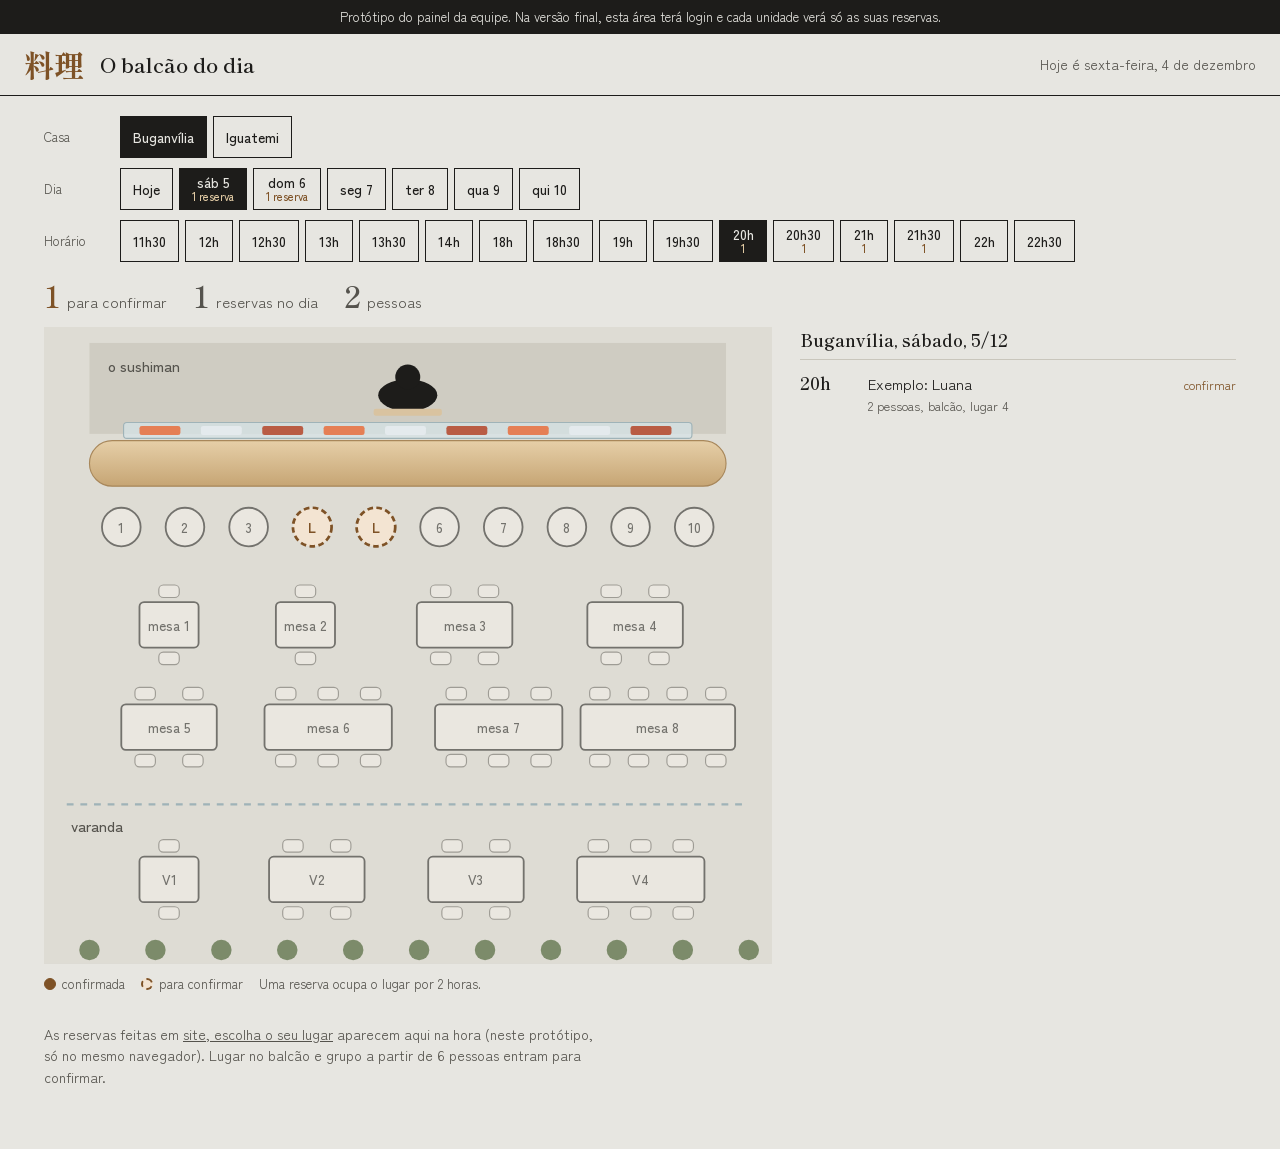
<file: painel/index.html>
<!doctype html>
<html lang="pt-BR">
<head>
<meta charset="utf-8">
<meta name="viewport" content="width=device-width,initial-scale=1">
<meta name="robots" content="noindex,nofollow">
<title>Painel da equipe · Ryori</title>
<link rel="preconnect" href="https://fonts.googleapis.com">
<link rel="preconnect" href="https://fonts.gstatic.com" crossorigin>
<link href="https://fonts.googleapis.com/css2?family=Shippori+Mincho:wght@500;600;700&family=Zen+Kaku+Gothic+New:wght@400;500&display=swap" rel="stylesheet">
<style>
/* Painel do Ryori: o balcão do dia. A equipe escolhe casa, dia e horário e vê na planta quem senta onde.
   Ao lado, a lista do dia por horário. Tocar num lugar ocupado abre a ficha. */
:root{--pedra:#E7E6E1;--pedra-2:#DAD8D0;--sumi:#1D1C1A;--sumi-2:#55534D;--sumi-3:#6B6862;--cobre:#7E5226;--hinoki:#E2CBA4;--hinoki-2:#C9AA7C;--regra:#C9C6BC;--verde:#2F5B3A;
 --chao:#DEDCD4;--cozinha:#CFCCC2;--vidro:rgba(214,228,232,.7);--vidro-borda:#9FB3B8;--planta:#7C8B6A;
 --serif:'Shippori Mincho',serif;--sans:'Zen Kaku Gothic New',system-ui,sans-serif}
*{box-sizing:border-box;margin:0;padding:0}
body{background:var(--pedra);color:var(--sumi);font:400 15px/1.55 var(--sans);-webkit-font-smoothing:antialiased}
a{color:inherit}
:focus-visible{outline:3px solid var(--cobre);outline-offset:2px}
.demo{background:var(--sumi);color:var(--pedra);font-size:13px;text-align:center;padding:7px 16px}
header{display:flex;align-items:center;gap:16px;padding:14px 24px;border-bottom:1px solid var(--sumi);flex-wrap:wrap}
header .k{font-family:var(--serif);font-weight:700;font-size:30px;color:var(--cobre);line-height:1}
header h1{font-family:var(--serif);font-weight:600;font-size:21px}
header .hoje{margin-left:auto;font-size:14px;color:var(--sumi-2)}
main{max-width:1240px;margin:0 auto;padding:20px 24px 60px}
.ctrl{display:grid;gap:10px;margin-bottom:18px}
.ctrl div{display:flex;gap:6px;flex-wrap:wrap;align-items:center}
.ctrl span.r{font-size:13px;color:var(--sumi-2);width:70px}
.ctrl button{background:transparent;border:1px solid var(--sumi);min-height:42px;min-width:48px;padding:0 12px;font:500 14px var(--sans);color:var(--sumi);cursor:pointer;line-height:1.15}
.ctrl button small{display:block;font-size:11px;color:var(--cobre)}
.ctrl button[aria-pressed=true]{background:var(--sumi);color:var(--pedra)}
.ctrl button[aria-pressed=true] small{color:var(--hinoki)}
.grade{display:grid;grid-template-columns:minmax(0,1.25fr) minmax(0,.75fr);gap:28px;align-items:start}
.pl-rolar{overflow-x:auto;background:var(--chao)}
.pl-rolar svg{display:block;width:100%;min-width:560px;height:auto}
.pl-rot{font:500 13px var(--sans);fill:var(--sumi-2)}
.pl-lugar{outline:none}
.pl-assento{fill:#F4F1EA;stroke:var(--sumi);stroke-width:1.6}
.pl-cadeira{fill:#F4F1EA;stroke:var(--sumi-3);stroke-width:1}
.pl-num{font:500 12px var(--sans);fill:var(--sumi);pointer-events:none}
.pl-lugar.livre{opacity:.55}
.pl-lugar.meu,.pl-lugar.aguarda{cursor:pointer}
.pl-lugar.meu .pl-assento,.pl-lugar.meu .pl-cadeira{fill:var(--cobre);stroke:var(--cobre)}
.pl-lugar.meu .pl-num{fill:#fff;font-weight:700}
.pl-lugar.aguarda .pl-assento{fill:#F3E4D2;stroke:var(--cobre);stroke-width:2.4;stroke-dasharray:5 3}
.pl-lugar.aguarda .pl-num{fill:var(--cobre);font-weight:700}
.pl-lugar.sel .pl-assento{stroke:var(--sumi);stroke-width:4;stroke-dasharray:none}
.pl-lugar:focus-visible .pl-assento{stroke:var(--sumi);stroke-width:4}
.legenda{display:flex;gap:16px;flex-wrap:wrap;font-size:13px;color:var(--sumi-2);margin-top:10px}
.legenda i{display:inline-block;width:12px;height:12px;border-radius:50%;vertical-align:-1px;margin-right:6px;border:1.6px solid var(--sumi)}
.legenda i.c{background:var(--cobre);border-color:var(--cobre)}.legenda i.a{background:#F3E4D2;border:2px dashed var(--cobre)}
.numeros{display:flex;gap:26px;flex-wrap:wrap;margin-bottom:14px}
.numeros b{font-family:var(--serif);font-weight:600;font-size:30px;line-height:1;margin-right:6px}
.numeros .alerta b{color:var(--cobre)}
.numeros span{color:var(--sumi-2)}
.ficha{background:#F4F1EA;padding:16px 18px;border-left:4px solid var(--cobre);margin-bottom:16px}
.ficha h3{font-family:var(--serif);font-weight:600;font-size:22px;line-height:1.2}
.ficha p{font-size:14px;color:var(--sumi-2);margin-top:4px}
.ficha .st{font-weight:500;color:var(--cobre)}.ficha .st.confirmada{color:var(--verde)}
.acoes{display:flex;gap:6px;flex-wrap:wrap;margin-top:10px}
.acoes button,.acoes a{font:500 13px var(--sans);min-height:40px;padding:0 12px;border:1px solid var(--sumi);background:none;color:var(--sumi);cursor:pointer;text-decoration:none;display:inline-flex;align-items:center}
.acoes .sim{background:var(--sumi);color:var(--pedra)}
.lista h2{font-family:var(--serif);font-weight:600;font-size:17px;margin-bottom:6px}
.lista button{display:grid;grid-template-columns:58px 1fr auto;gap:10px;width:100%;text-align:left;background:none;border:0;border-top:1px solid var(--regra);padding:10px 0;font:inherit;color:inherit;cursor:pointer;align-items:baseline}
.lista button[aria-pressed=true]{background:#EEE9E0}
.lista b{font-family:var(--serif);font-weight:600;font-size:17px}
.lista small{color:var(--sumi-2);display:block}
.lista em{font-style:normal;font-size:12px;color:var(--cobre)}
.lista em.confirmada{color:var(--verde)}.lista em.cancelada{color:var(--sumi-3);text-decoration:line-through}
.ex{font-size:11px;color:var(--sumi-2);border:1px solid var(--regra);padding:0 5px;margin-left:6px}
.vazio{color:var(--sumi-2);padding:14px 0;border-top:1px solid var(--regra)}
.rodape{margin-top:30px;font-size:14px;color:var(--sumi-2);max-width:70ch}
@media (max-width:900px){.grade{grid-template-columns:minmax(0,1fr)}main{padding:16px 14px 50px}header{padding:12px 14px}.ctrl span.r{width:100%}}
</style>
</head>
<body>
<div class="demo">Protótipo do painel da equipe. Na versão final, esta área terá login e cada unidade verá só as suas reservas.</div>
<header><span class="k" lang="ja" aria-hidden="true">料理</span><h1>O balcão do dia</h1><span class="hoje" id="hoje"></span></header>
<main>
  <div class="ctrl">
    <div><span class="r">Casa</span><span id="c-casa" style="display:flex;gap:6px;flex-wrap:wrap"></span></div>
    <div><span class="r">Dia</span><span id="c-dia" style="display:flex;gap:6px;flex-wrap:wrap"></span></div>
    <div><span class="r">Horário</span><span id="c-hora" style="display:flex;gap:6px;flex-wrap:wrap"></span></div>
  </div>
  <div class="numeros" id="numeros"></div>
  <div class="grade">
    <div>
      <div class="pl-rolar"><svg id="pl" role="group" aria-label="Planta: quem senta onde no horário escolhido"></svg></div>
      <div class="legenda"><span><i class="c"></i>confirmada</span><span><i class="a"></i>para confirmar</span><span>Uma reserva ocupa o lugar por 2 horas.</span></div>
    </div>
    <div>
      <div id="ficha"></div>
      <div class="lista"><h2 id="lista-t"></h2><div id="lista"></div></div>
    </div>
  </div>
  <p class="rodape">As reservas feitas em <a href="../site/#balcao">site, escolha o seu lugar</a> aparecem aqui na hora (neste protótipo, só no mesmo navegador). Lugar no balcão e grupo a partir de 6 pessoas entram para confirmar.</p>
</main>
<script src="../site/marca.js"></script>
<script src="../site/comum.js"></script>
<script src="../site/planta.js"></script>
<script>
lang='pt';
const esc=t=>String(t??'').replace(/[&<>"]/g,c=>({'&':'&amp;','<':'&lt;','>':'&gt;','"':'&quot;'}[c]));
const base=new Date(new Date().toLocaleString('en-US',{timeZone:'America/Fortaleza'}));
const dd=(k,h,m)=>{const x=new Date(base);x.setDate(base.getDate()+k);x.setHours(h,m,0,0);return x;};
const fd=x=>`${DIAS[x.getDay()]}, ${x.getDate()}/${x.getMonth()+1}`;
let exemplos=(MARCA.exemplos||[]).map((e,i)=>{const x=dd(e.k,e.h,e.m);return {...e,codigo:MARCA.prefixo+'-EX'+(i+1),exemplo:1,inicio:x.toISOString(),dia:fd(x),hora:hm(e.h*60+e.m)};});
const todas=()=>[...Reservas.todas(),...exemplos].sort((a,b)=>new Date(a.inicio)-new Date(b.inicio));
const chave=d=>`${d.getFullYear()}-${d.getMonth()}-${d.getDate()}`;
const minutos=r=>{const d=new Date(r.inicio);return d.getHours()*60+d.getMinutes();};
const dias=[...Array(7)].map((_,k)=>dd(k,12,0));
const S={casa:MARCA.unidades[0].id,dia:0,hora:null,sel:null};
const doDia=()=>todas().filter(r=>r.casa===S.casa&&chave(new Date(r.inicio))===chave(dias[S.dia]));
function slots(){const u=unidade(S.casa),out=[];u.hor[dias[S.dia].getDay()].forEach(([a,b])=>{for(let t=a;t<=b-60;t+=30)out.push(t);});return out;}
const naHora=(r,t)=>r.status!=='cancelada'&&t>=minutos(r)&&t<minutos(r)+120;
function inicial(){const l=doDia().filter(r=>r.status!=='cancelada');S.hora=l.length?minutos(l[0]):(slots()[0]??null);}
function muda(c,s){if(c.includes('-EX'))exemplos.find(x=>x.codigo===c).status=s;else Reservas.muda(c,{status:s});pinta();}
function pinta(){
  document.getElementById('hoje').textContent='Hoje é '+new Date().toLocaleDateString('pt-BR',{timeZone:'America/Fortaleza',weekday:'long',day:'numeric',month:'long'});
  document.getElementById('c-casa').innerHTML=MARCA.unidades.map(u=>`<button type="button" data-c="${u.id}" aria-pressed="${S.casa===u.id}">${u.nome}</button>`).join('');
  document.getElementById('c-dia').innerHTML=dias.map((d,k)=>{const n=todas().filter(r=>r.casa===S.casa&&r.status!=='cancelada'&&chave(new Date(r.inicio))===chave(d)).length;
    return `<button type="button" data-d="${k}" aria-pressed="${S.dia===k}">${k===0?'Hoje':DIAS[d.getDay()].slice(0,3)+' '+d.getDate()}${n?`<small>${n} ${n===1?'reserva':'reservas'}</small>`:''}</button>`;}).join('');
  const dia=doDia();
  document.getElementById('c-hora').innerHTML=slots().map(t=>{const n=dia.filter(r=>naHora(r,t)).length;return `<button type="button" data-h="${t}" aria-pressed="${S.hora===t}">${hm(t)}${n?`<small>${n}</small>`:''}</button>`;}).join('')||'<span class="vazio">Casa fechada neste dia.</span>';
  const ativos=dia.filter(r=>r.status!=='cancelada'),ag=ativos.filter(r=>r.status==='aguardando').length;
  document.getElementById('numeros').innerHTML=`<span class="${ag?'alerta':''}"><b>${ag}</b><span>para confirmar</span></span><span><b>${ativos.length}</b><span>reservas no dia</span></span><span><b>${ativos.reduce((s,r)=>s+Number(r.pessoas),0)}</b><span>pessoas</span></span>`;
  // a planta no horário escolhido
  const mapa={};dia.filter(r=>S.hora!==null&&naHora(r,S.hora)&&r.lugar).forEach(r=>{mapa[r.lugar]=r;if(r.lugarPar)mapa[r.lugarPar]=r;});
  Planta.desenha(document.getElementById('pl'),{varanda:S.casa==='buganvilia',
    estado:id=>{const r=mapa[id];if(!r)return {k:'livre'};return {k:r.status==='confirmada'?'meu':'aguarda',tag:id[0]==='b'?esc(r.nome.replace('Exemplo: ','').slice(0,1)):esc(r.nome.replace('Exemplo: ','').split(' ')[0].slice(0,7))};},
    aoTocar:id=>{if(mapa[id]){S.sel=mapa[id].codigo;pinta();}}});
  document.querySelectorAll('#pl .pl-lugar').forEach(g=>{const r=mapa[g.dataset.l];if(r&&r.codigo===S.sel)g.classList.add('sel');});
  // a ficha escolhida
  const r=dia.find(x=>x.codigo===S.sel);
  document.getElementById('ficha').innerHTML=r?`<div class="ficha"><h3>${esc(r.nome)}${r.exemplo?'<span class="ex">exemplo</span>':''}</h3>
    <p>${r.hora}, ${r.pessoas} pessoas, ${r.lugar?Planta.nome(r.lugar):'sem lugar marcado'}${r.lugarPar?' e o vizinho':''}</p>
    ${r.mesa?`<p>Pedido sugerido: ${esc(r.mesa)}</p>`:''}${r.obs?`<p>“${esc(r.obs)}”</p>`:''}
    <p class="st ${r.status}">${{aguardando:'Para confirmar',confirmada:'Confirmada',cancelada:'Cancelada'}[r.status]}${r.status==='aguardando'&&r.motivos?.length?': '+esc(r.motivos.join(', ')):''}</p>
    <div class="acoes">${r.status==='aguardando'?`<button type="button" class="sim" data-r="${r.codigo}" data-s="confirmada">Confirmar</button>`:''}${r.status!=='cancelada'?`<button type="button" data-r="${r.codigo}" data-s="cancelada">Cancelar</button>`:''}<a href="https://wa.me/55${String(r.zap).replace(/\D/g,'').replace(/^55/,'')}" target="_blank" rel="noopener">WhatsApp ${esc(r.zap)}</a></div></div>`:'';
  document.getElementById('lista-t').textContent=`${unidade(S.casa).nome}, ${fd(dias[S.dia])}`;
  document.getElementById('lista').innerHTML=dia.length?dia.map(x=>`<button type="button" data-sel="${x.codigo}" aria-pressed="${x.codigo===S.sel}"><b>${x.hora}</b><span>${esc(x.nome)}<small>${x.pessoas} pessoas, ${x.lugar?Planta.nome(x.lugar):'sem lugar marcado'}</small></span><em class="${x.status}">${{aguardando:'confirmar',confirmada:'ok',cancelada:'cancelada'}[x.status]}</em></button>`).join(''):'<p class="vazio">Nenhuma reserva neste dia.</p>';
}
document.querySelector('.ctrl').addEventListener('click',e=>{const b=e.target.closest('button');if(!b)return;
  if(b.dataset.c){S.casa=b.dataset.c;S.sel=null;inicial();}if(b.dataset.d){S.dia=+b.dataset.d;S.sel=null;inicial();}if(b.dataset.h)S.hora=+b.dataset.h;pinta();});
document.getElementById('lista').addEventListener('click',e=>{const b=e.target.closest('[data-sel]');if(!b)return;const r=doDia().find(x=>x.codigo===b.dataset.sel);S.sel=r.codigo;S.hora=minutos(r);pinta();});
document.getElementById('ficha').addEventListener('click',e=>{const b=e.target.closest('button[data-r]');if(b)muda(b.dataset.r,b.dataset.s);});
addEventListener('storage',pinta);
// abre no primeiro dia com reserva na primeira casa
{const k=dias.findIndex(d=>todas().some(r=>r.casa===S.casa&&chave(new Date(r.inicio))===chave(d)));S.dia=k<0?0:k;inicial();}
pinta();
</script>
</body>
</html>
</file>
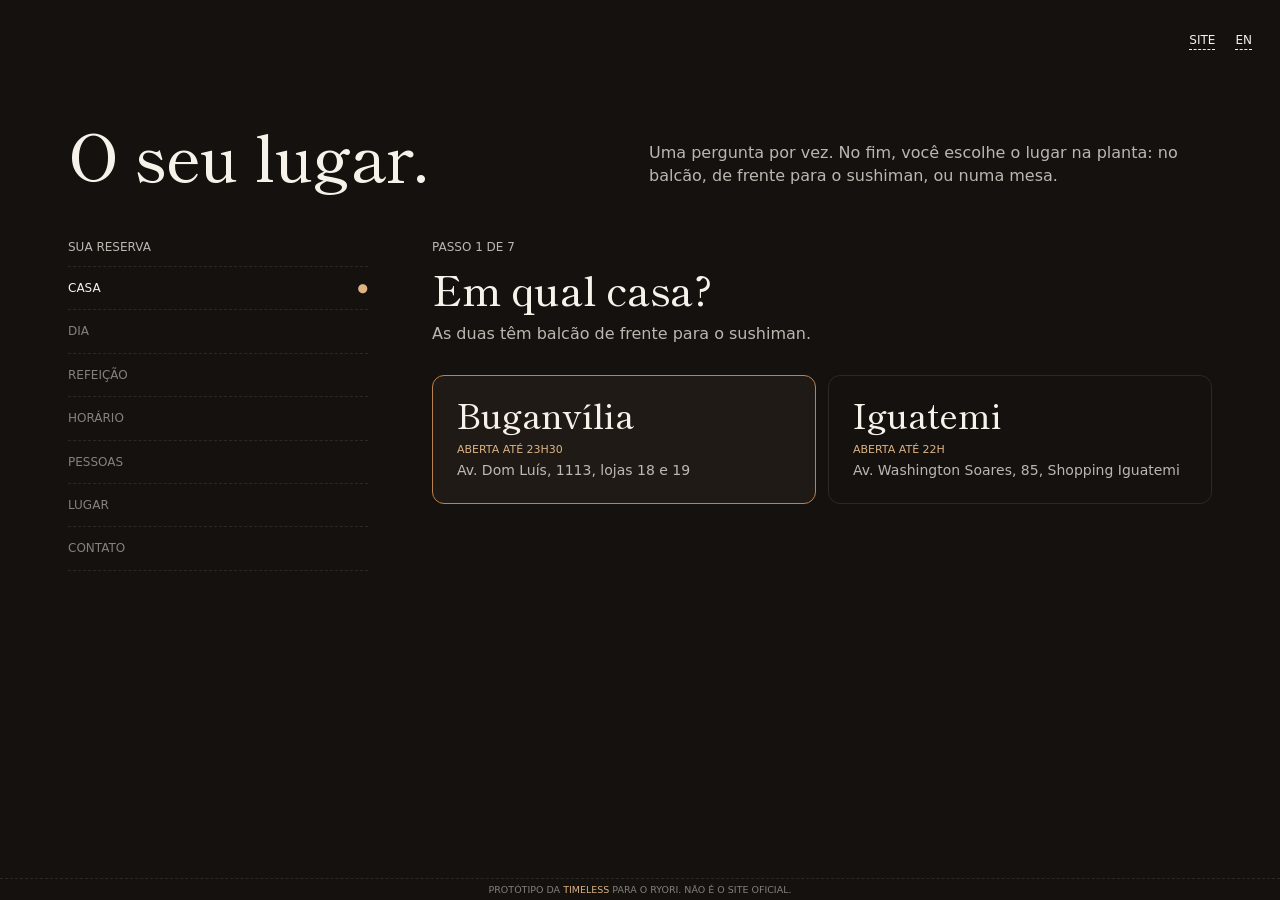
<file: site/reservar/index.html>
<!doctype html>
<html lang="pt-BR">
<head>
<meta charset="utf-8">
<meta name="viewport" content="width=device-width,initial-scale=1,viewport-fit=cover">
<meta name="robots" content="noindex,nofollow">
<meta name="theme-color" content="#14110e">
<title>Reservar · Ryori</title>
<meta name="description" content="Reserve o seu lugar no Ryori, Buganvília ou Iguatemi: no balcão, de frente para o sushiman, ou numa mesa.">
<link rel="preconnect" href="https://api.fontshare.com" crossorigin>
<link href="https://api.fontshare.com/v2/css?f[]=general-sans@400,500&display=swap" rel="stylesheet">
<link rel="preconnect" href="https://fonts.googleapis.com"><link rel="preconnect" href="https://fonts.gstatic.com" crossorigin>
<link href="https://fonts.googleapis.com/css2?family=Shippori+Mincho:wght@500;600;700&display=swap" rel="stylesheet">
<link rel="stylesheet" href="../estilo.css">
<style>
/* Endereço próprio da reserva (ryori.com.br/reservar): a mesma triagem do site e da bio, sozinha na página. */
.demo{position:fixed;z-index:60;left:0;right:0;bottom:0;font-size:9.5px;text-align:center;padding:5px 10px;background:var(--nogueira);color:var(--creme-3);border-top:1px dashed var(--cortica)}
.demo b{font-weight:500;color:var(--brasa)}
.topo{display:flex;justify-content:space-between;align-items:center;padding:20px 28px}
.pg{max-width:1200px;margin:0 auto;padding:40px 28px 110px}
.pg>.cab{display:grid;grid-template-columns:1fr 1fr;gap:var(--g);align-items:end}
@media (max-width:900px){.topo{padding:16px}.pg{padding:24px 16px 100px}.pg>.cab{grid-template-columns:1fr}}
</style>
</head>
<body>
<div class="demo">Protótipo da <b>Timeless</b> para o Ryori. Não é o site oficial.</div>
<header class="topo"><a href="../" aria-label="Ryori, início"><span class="logo" style="--w:56px" aria-hidden="true"></span></a><div style="display:flex;gap:20px"><a class="sub" href="../" id="voltar-site">Site</a><button type="button" class="sub" id="lang" aria-label="Ver em inglês">EN</button></div></header>
<main class="pg">
  <div class="cab"><h1 class="display" id="tit">O seu lugar.</h1><p class="corrido-p" id="sub">Uma pergunta por vez. No fim, você escolhe o lugar na planta: no balcão, de frente para o sushiman, ou numa mesa.</p></div>
  <div id="reserva"></div>
</main>
<script src="../marca.js"></script>
<script src="../comum.js"></script>
<script src="../planta.js"></script>
<script src="../dados.js"></script>
<script src="../reserva.js"></script>
<script>
const reserva=Reserva.monta(document.getElementById('reserva'),{origem:'reservar'});
function aplicaLang(){const bl=document.getElementById('lang');bl.textContent=lang==='en'?'PT':'EN';bl.setAttribute('aria-label',lang==='en'?'Ver em português':'Ver em inglês');document.documentElement.lang=lang==='en'?'en':'pt-BR';
  document.getElementById('tit').textContent=L('O seu lugar.','Your seat.');document.getElementById('voltar-site').textContent=L('Site','Website');
  document.getElementById('sub').textContent=L('Uma pergunta por vez. No fim, você escolhe o lugar na planta: no balcão, de frente para o sushiman, ou numa mesa.','One question at a time. At the end, you pick your seat on the plan: at the counter, facing the sushi chef, or at a table.');reserva.pinta();}
document.getElementById('lang').addEventListener('click',()=>{setLang(lang==='en'?'pt':'en');aplicaLang();});
aplicaLang();
</script>
</body>
</html>
</file>
<file: site/estilo.css>
/* Ryori, sistema visual. Estrutura do DESIGN.md "ORYZO" (sala escura, um objeto sozinho);
   identidade do próprio Ryori: a noite, a pedra, o cobre como único brilho, o logo da casa e a Shippori Mincho.
   Fundo nogueira quase preto, nunca preto puro. Texto creme, nunca branco puro.
   Tudo em caixa-alta peso 500. A única voz em caixa baixa é o texto corrido, peso 400.
   O laranja (brasa) só aparece em créditos e em frases curtas de destaque. Nunca em botão.
   Um botão cheio por seção, em casca (bark). O resto é contorno creme ou texto sublinhado.
   Sem sombra, sem degradê em texto, sem vidro. Profundidade só pelo degrau nogueira → casca. */
:root{
  /* nomes do sistema, cores do Ryori */
  --creme:#f6f2ea;--nogueira:#14110e;--casca:#b9824f;--cortica:#2e2822;--madeira:#5c574f;--brasa:#ddb384;--noite-2:#1f1a16;
  --creme-2:rgba(246,242,234,.74);--creme-3:rgba(246,242,234,.5);
  --sans:'General Sans','Halyard Display',ui-sans-serif,system-ui,sans-serif;--jp:'Shippori Mincho','Noto Serif JP',serif;--mincho:'Shippori Mincho',serif;
  --logo:url(https://static.wixstatic.com/media/404bb8_7d5670b5bc4c471db1008a3949596d86~mv2.png/v1/fill/w_600,h_440,al_c,q_85/ryori.png);
  --r-cartao:12px;--r-pill:36px;--r-fantasma:22.5px;--g:18px;--ease:cubic-bezier(.2,.7,.1,1);
  /* planta do balcão (planta.js) */
  --chao:#221d18;--cozinha:#2c2620;--vidro:rgba(255,237,215,.12);--vidro-borda:#6c5f51;--planta:#3d4a33;--sumi:#ffedd7}
*{box-sizing:border-box;margin:0;padding:0;-webkit-tap-highlight-color:transparent}
html{background:var(--nogueira);scroll-behavior:smooth}
body{background:var(--nogueira);color:var(--creme);font:500 14px/1.2 var(--sans);-webkit-font-smoothing:antialiased;text-transform:uppercase;overflow-x:hidden}
a{color:inherit;text-decoration:none}
button,input{font:inherit;color:inherit;background:none;border:0;text-transform:inherit}
button{cursor:pointer}
img,video,canvas{display:block;max-width:100%}
:focus-visible{outline:1px dashed var(--creme);outline-offset:4px}
[hidden]{display:none!important}
::selection{background:var(--casca);color:var(--creme)}

/* as duas vozes */
.corrido{text-transform:none;font-weight:400;font-size:clamp(19px,2.1vw,29px);line-height:1.26}
.corrido-p{text-transform:none;font-weight:400;font-size:16px;line-height:1.45;color:var(--creme-2)}
.display{font-weight:500;font-size:clamp(38px,5.2vw,51px);line-height:.9}
.titulo{font-weight:500;font-size:clamp(32px,4vw,41px);line-height:.9}
.rot{font-size:12px;line-height:1.2}
.micro{font-size:10px;line-height:1.2;color:var(--creme-3)}
.destaque{color:var(--brasa)}
.jp{font-family:var(--jp);font-weight:500;text-transform:none}

/* botões: um cheio por seção; o resto é contorno ou sublinhado */
.btn{display:inline-flex;align-items:center;justify-content:center;gap:10px;min-height:46px;padding:14px 24px;border-radius:var(--r-pill);background:var(--casca);color:#24170c;font-size:13px;line-height:1;transition:background .3s}
.btn:hover{background:var(--brasa)}
.btn:disabled{opacity:.35;cursor:not-allowed}
.fantasma{display:inline-flex;align-items:center;justify-content:center;gap:8px;min-height:40px;padding:7.5px 18px;border:1px solid var(--creme);border-radius:var(--r-fantasma);font-size:12px;line-height:1;transition:background .3s,color .3s}
.fantasma:hover,.fantasma[aria-pressed=true]{background:var(--creme);color:var(--nogueira)}
.fantasma:disabled{opacity:.3;cursor:not-allowed;background:none;color:var(--creme)}
.fantasma.redondo{width:46px;height:46px;min-height:0;padding:0;border-radius:50%}
.sub{font-size:12px;text-decoration:underline;text-decoration-style:dashed;text-underline-offset:5px}
.sub:hover{text-decoration-style:solid}
svg.ic{width:18px;height:18px;flex:none;fill:none;stroke:currentColor;stroke-width:1.5;stroke-linecap:round;stroke-linejoin:round}
svg.ic.cheio{fill:currentColor;stroke:none}
.traco{border:0;border-top:1px dashed var(--cortica)}
.traco.claro{border-top-color:var(--madeira)}

/* fichas de escolha (dia, hora, pessoas) */
.fichas{display:flex;flex-wrap:wrap;gap:8px}
.fichas.rola{flex-wrap:nowrap;overflow-x:auto;scrollbar-width:none;padding-bottom:4px}
.fichas.rola::-webkit-scrollbar{display:none}
.fichas .fantasma{flex:none;min-width:46px;flex-direction:column;gap:3px}
.fichas .fantasma small{font-size:9.5px;opacity:.65}

/* campo: só a linha de baixo */
.campo{display:block;margin-top:18px}
.campo span{display:block;font-size:10px;color:var(--creme-3)}
.campo input{width:100%;border-bottom:1px solid var(--creme);padding:8px 2px;font-size:18px;text-transform:none;font-weight:400;outline:none}
.campo input::placeholder{color:rgba(255,237,215,.3)}
.erro{font-size:11px;color:var(--brasa);min-height:1.3em;margin-top:8px;text-transform:none}

/* planta do balcão */
.pl-rot{font:500 12px var(--sans);fill:var(--creme-3);text-transform:uppercase}
.pl-assento{fill:#2c2620;stroke:rgba(255,237,215,.5);stroke-width:1.2}
.pl-cadeira{fill:#2a1d13;stroke:rgba(255,237,215,.25);stroke-width:1}
.pl-num{font:500 12px var(--sans);fill:rgba(255,237,215,.85);pointer-events:none}
.pl-lugar.livre{cursor:pointer}
.pl-lugar.livre:hover .pl-assento{fill:#4a3a2b}
.pl-lugar:focus-visible .pl-assento{stroke:var(--creme);stroke-width:2.5;stroke-dasharray:3 2}
.pl-lugar.ocupado .pl-assento,.pl-lugar.ocupado .pl-cadeira{fill:#150d07;stroke:rgba(255,237,215,.1)}
.pl-lugar.ocupado .pl-num{fill:rgba(255,237,215,.2)}
.pl-lugar.fora{opacity:.22}
.pl-lugar.meu .pl-assento,.pl-lugar.meu .pl-cadeira{fill:var(--brasa);stroke:#fff}
.pl-lugar.meu .pl-num{fill:var(--nogueira)}
.planta-caixa{border-radius:var(--r-cartao);overflow:hidden;overflow-x:auto;background:var(--chao)}
.planta-caixa svg{display:block;width:100%;min-width:520px;height:auto}


.revela{opacity:0;transform:translateY(22px);transition:opacity 1s var(--ease),transform 1s var(--ease)}
.revela.vista{opacity:1;transform:none}
@media (prefers-reduced-motion:reduce){*{animation:none!important;transition:none!important;scroll-behavior:auto!important}.revela{opacity:1;transform:none}}

/* o logo da casa, em máscara: herda a cor do texto */
.logo{display:block;width:var(--w,88px);aspect-ratio:600/440;background:currentColor;-webkit-mask:var(--logo) center/contain no-repeat;mask:var(--logo) center/contain no-repeat}
/* a plaquinha de madeira do balcão, pendurada quando a reserva fecha */
.placa{width:100px;min-height:224px;margin:46px auto 0;position:relative;padding:32px 0 14px;display:flex;flex-direction:column;align-items:center;gap:6px;color:#1d1a17;text-transform:none;
  background:repeating-linear-gradient(90deg,rgba(120,80,40,.07) 0 2px,transparent 2px 8px),linear-gradient(180deg,#e2cba4,#c9aa7c);
  box-shadow:0 18px 28px -16px rgba(0,0,0,.7);animation:pendura .9s cubic-bezier(.3,1.5,.5,1) both;transform-origin:50% -24px}
.placa::before{content:'';position:absolute;top:12px;left:50%;width:12px;height:12px;margin-left:-6px;border-radius:50%;background:#14110e}
.placa::after{content:'';position:absolute;top:-34px;left:50%;width:2px;height:46px;background:var(--brasa)}
.placa b{font:700 46px/1 var(--mincho)}
.placa span{writing-mode:vertical-rl;font:600 16px var(--mincho)}
.placa small{font-size:10.5px;color:#5a4630}
@keyframes pendura{0%{transform:rotate(-16deg)}60%{transform:rotate(6deg)}100%{transform:rotate(0)}}

/* a reserva é uma triagem: uma pergunta por vez, e a ficha ao lado guarda o que já foi escolhido */
.tri{display:grid;grid-template-columns:minmax(220px,300px) 1fr;gap:64px;margin-top:52px;align-items:start}
.ficha-r{position:sticky;top:90px}
.ficha-r ol{list-style:none;margin-top:12px;border-top:1px dashed var(--cortica)}
.ficha-r li{border-bottom:1px dashed var(--cortica)}
.ficha-r li button,.ficha-r li span.l{display:flex;justify-content:space-between;gap:12px;width:100%;padding:14px 0;font-size:12px;color:var(--creme-3);text-align:left}
.ficha-r li.ok button{color:var(--creme)}
.ficha-r li.ok button span:last-child{color:var(--brasa)}
.ficha-r li.agora span.l{color:var(--creme)}
.ficha-r li.agora span.l::after{content:'●';color:var(--brasa)}
.ficha-r .mesa-s{margin-top:14px;font-size:10.5px;color:var(--creme-3)}
.etapa{min-height:460px;animation:passo .55s var(--ease)}
@keyframes passo{from{opacity:0;transform:translateY(14px)}to{opacity:1;transform:none}}
.etapa .n{color:var(--creme-2)}
.etapa .titulo{margin-top:12px}
.etapa .corrido-p{margin-top:12px;max-width:52ch}
.opcoes{display:grid;grid-template-columns:1fr 1fr;gap:12px;margin-top:30px}
.opcao{text-align:left;padding:24px;border:1px solid var(--cortica);border-radius:var(--r-cartao);transition:border-color .3s,background .3s}
.opcao:hover,.opcao[aria-pressed=true]{border-color:var(--casca);background:var(--noite-2)}
.opcao:disabled{opacity:.35;cursor:not-allowed}
.opcao b{display:block;font-weight:500;font-size:34px;line-height:.9}
.opcao small{display:block;font-size:11px;color:var(--brasa);margin-top:12px}
.opcao span{display:block;text-transform:none;font-weight:400;font-size:14px;color:var(--creme-2);margin-top:6px}
.etapa .fichas{margin-top:28px}
.etapa .fichas .fantasma{min-width:66px;min-height:54px;font-size:13px}
.turno+.turno{margin-top:26px}
.turno .rot{color:var(--creme-2);margin-top:28px}
.turno .fichas{margin-top:12px}
.etapa .planta-caixa{margin-top:26px}
.escolha{font-size:15px;line-height:1.3;margin-top:16px;min-height:2.6em}
.pe-e{display:flex;gap:10px;align-items:center;margin-top:34px;flex-wrap:wrap}
.pe-e .btn{min-width:220px}
.resumo-e{margin-top:26px;padding:20px;border-radius:var(--r-cartao);background:var(--noite-2);border:1px dashed var(--cortica);font-size:13px;line-height:1.6}
.resumo-e b{display:block;font-weight:500;font-size:22px;line-height:1;margin-bottom:6px}
.etapa .campo{max-width:480px}
.feito{padding:28px;border-radius:var(--r-cartao);background:var(--noite-2);border:1px dashed var(--cortica)}
.feito .par{display:grid;grid-template-columns:120px 1fr;gap:28px;align-items:start}
.feito .placa{margin:30px 0 0}
.feito h3{font-weight:500;font-size:34px;line-height:.92}
.feito p{margin-top:10px}
.feito .msg{text-transform:none;white-space:pre-line;margin-top:18px;padding-top:14px;border-top:1px dashed var(--madeira);font-size:12px;color:var(--creme-2)}
.feito .acoes{display:flex;gap:10px;flex-wrap:wrap;margin-top:18px}
@media (max-width:900px){.tri{grid-template-columns:1fr;gap:28px;margin-top:32px}.ficha-r{position:static}.ficha-r li button,.ficha-r li span.l{padding:10px 0}.opcoes{grid-template-columns:1fr}.etapa{min-height:0}.feito .par{grid-template-columns:1fr}.feito .placa{margin:30px auto 0}}
/* na bio, a triagem cabe numa coluna e a ficha vira uma faixa compacta */
.tri.compacto{grid-template-columns:1fr;gap:18px;margin-top:4px}
.tri.compacto .ficha-r{position:static}
.tri.compacto .ficha-r li button,.tri.compacto .ficha-r li span.l{padding:8px 0;font-size:11px}
.tri.compacto .etapa{min-height:0}
.tri.compacto .opcoes{grid-template-columns:1fr}
.tri.compacto .opcao b{font-size:28px}
.tri.compacto .titulo{font-size:30px}
.tri.compacto .feito .par{grid-template-columns:1fr}
.tri.compacto .feito .placa{margin:30px auto 0}
.tri.compacto .pe-e .btn{flex:1;min-width:0}

.tri.fim{grid-template-columns:1fr}
.tri.fim .feito{max-width:760px}

/* acabamento editorial: os títulos na Shippori Mincho, em caixa normal, como na identidade do Ryori */
.display,.titulo{font-family:var(--mincho);text-transform:none;font-weight:500;letter-spacing:-.01em}
.display{font-size:clamp(40px,5vw,72px);line-height:1.04}
.titulo{font-size:clamp(30px,3.2vw,44px);line-height:1.08}
.corrido{font-size:clamp(18px,1.6vw,22px);line-height:1.45}
.opcao b{font-family:var(--mincho);text-transform:none;font-weight:500}
</file>
